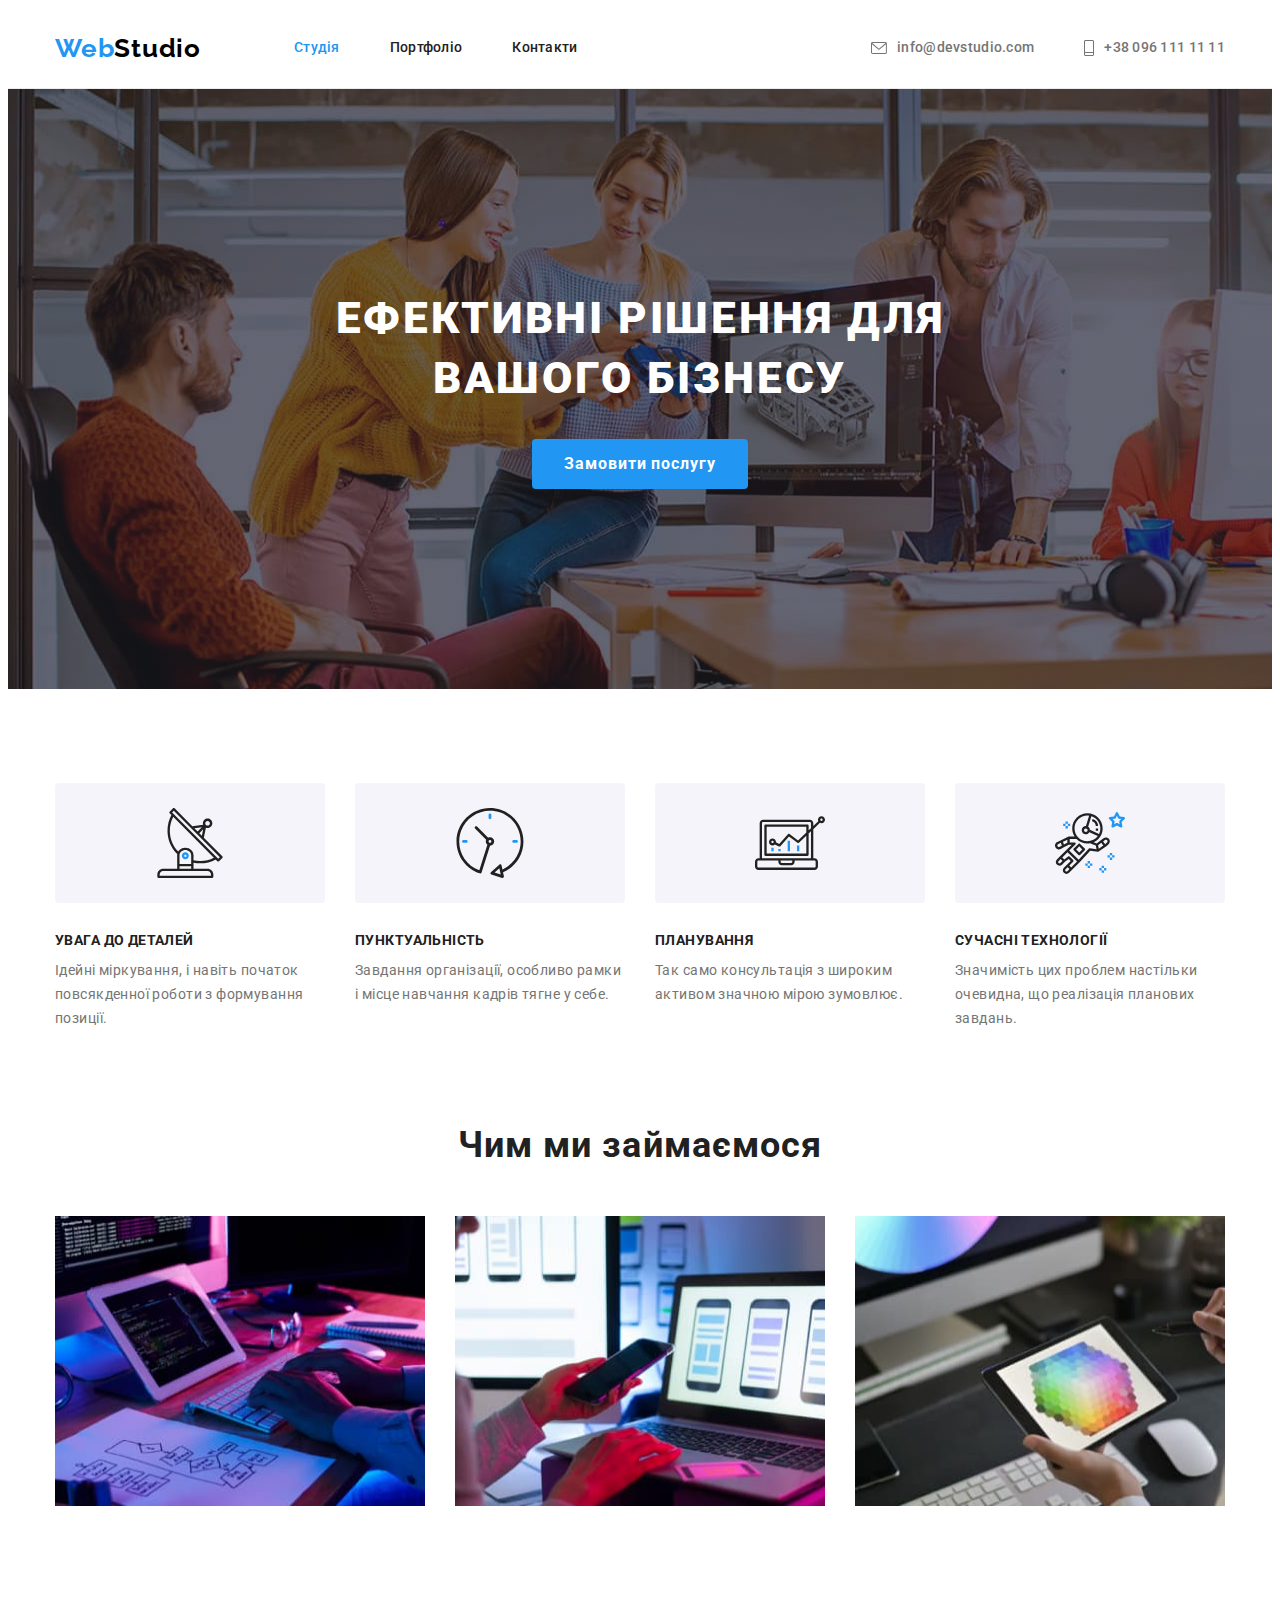
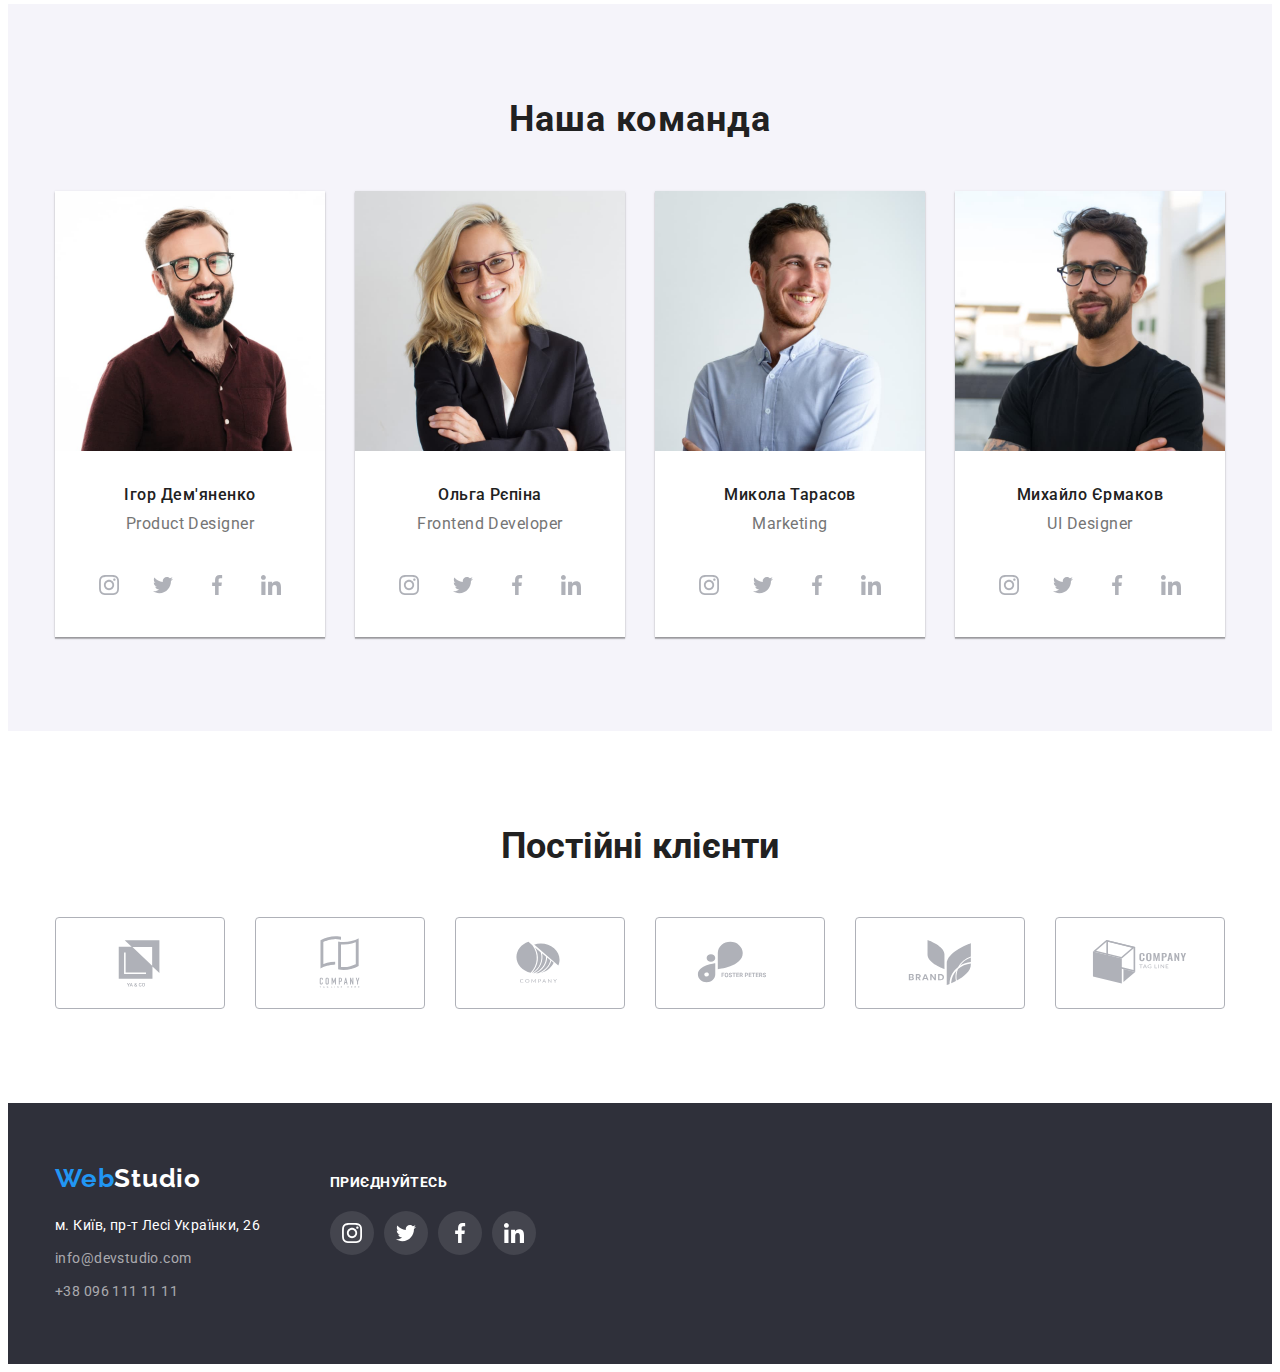
<file: index.html>
<!DOCTYPE html>
<html lang="uk">
  <head>
    <meta charset="UTF-8" />
    <meta name="viewport" content="width=device-width, initial-scale=1.0" />
    <title>Document</title>
    <link rel="preconnect" href="https://fonts.googleapis.com" />
    <link rel="preconnect" href="https://fonts.gstatic.com" crossorigin />
    <link
      href="https://fonts.googleapis.com/css2?family=Raleway:wght@700&family=Roboto:wght@400;500;700;900&display=swap"
      rel="stylesheet"
    />
    <link
      rel="stylesheet"
      href="https://cdnjs.cloudflare.com/ajax/libs/modern-normalize/1.1.0/modern-normalize.min.css"
      integrity="sha512-wpPYUAdjBVSE4KJnH1VR1HeZfpl1ub8YT/NKx4PuQ5NmX2tKuGu6U/JRp5y+Y8XG2tV+wKQpNHVUX03MfMFn9Q=="
      crossorigin="anonymous"
      referrerpolicy="no-referrer"
    />
    <link rel="stylesheet" href="./CSS/styles.css" />
  </head>

  <body>
    <header class="header">
      <div class="container nav-menu">
        <nav class="nav-menu">
          <a lang="en" href="" class="logo"
            ><span class="accent">Web</span>Studio</a
          >
          <ul class="site-nav list">
            <li class="item">
              <a href="" class="site-nav-link current">Студія</a>
            </li>
            <li class="item">
              <a href="./portfolio.html" class="site-nav-link">Портфоліо</a>
            </li>
            <li class="item"><a href="" class="site-nav-link">Контакти</a></li>
          </ul>
        </nav>
        <ul class="contacts list">
          <li class="item">
            <a href="mailto:info@devstudio.com" class="contacts-link"
              ><svg class="mail" width="16" height="12">
                <use href="./images/symbol-defs.svg#envelope"></use></svg
              >info@devstudio.com</a
            >
          </li>
          <li class="item">
            <a href="tel:+380961111111" class="contacts-link"
              ><svg class="tel" width="10" height="16">
                <use href="./images/symbol-defs.svg#smartphone"></use></svg
              >+38 096 111 11 11</a
            >
          </li>
        </ul>
      </div>
    </header>

    <main>
      <section class="hero">
        <div class="container">
          <h1 class="hero-title">ЕФЕКТИВНІ РІШЕННЯ ДЛЯ ВАШОГО БІЗНЕСУ</h1>
          <button type="button" class="button">Замовити послугу</button>
        </div>
      </section>

      <section class="features">
        <div class="container">
          <h2 class="section-title hidden-title">Особливості</h2>
          <ul class="features-list list">
            <li class="item">
              <div class="features-card-list">
                <a href="" class="features-link">
                  <svg class="features-icon" width="70" height="70">
                    <use href="./images/symbol-defs.svg#antenna"></use>
                  </svg>
                </a>
              </div>
              <h3 class="features-title">УВАГА ДО ДЕТАЛЕЙ</h3>
              <p class="features-text">
                Ідейні міркування, і навіть початок повсякденної роботи з
                формування позиції.
              </p>
            </li>
            <li class="item">
              <div class="features-card-list">
                <a href="" class="features-link">
                  <svg class="features-icon" width="70" height="70">
                    <use href="./images/symbol-defs.svg#clock"></use>
                  </svg>
                </a>
              </div>
              <h3 class="features-title">ПУНКТУАЛЬНІСТЬ</h3>
              <p class="features-text">
                Завдання організації, особливо рамки і місце навчання кадрів
                тягне у себе.
              </p>
            </li>
            <li class="item">
              <div class="features-card-list">
                <a href="" class="features-link">
                  <svg class="features-icon" width="70" height="70">
                    <use href="./images/symbol-defs.svg#diagram"></use>
                  </svg>
                </a>
              </div>
              <h3 class="features-title">ПЛАНУВАННЯ</h3>
              <p class="features-text">
                Так само консультація з широким активом значною мірою зумовлює.
              </p>
            </li>
            <li class="item">
              <div class="features-card-list">
                <a href="" class="features-link">
                  <svg class="features-icon" width="70" height="70">
                    <use href="./images/symbol-defs.svg#astronaut"></use>
                  </svg>
                </a>
              </div>
              <h3 class="features-title">СУЧАСНІ ТЕХНОЛОГІЇ</h3>
              <p class="features-text">
                Значимість цих проблем настільки очевидна, що реалізація
                планових завдань.
              </p>
            </li>
          </ul>
        </div>
      </section>

      <section class="work">
        <div class="container">
          <h2 class="section-title">Чим ми займаємося</h2>
          <ul class="work-list list">
            <li class="work-list-pic">
              <img
                src="./images/box1.jpg"
                alt="Розробка веб-сайтів"
                width="370"
                height="290"
              />
            </li>
            <li class="work-list-pic">
              <img
                src="./images/box2.jpg"
                alt="Створення мобільних додатків"
                width="370"
                height="290"
              />
            </li>
            <li class="work-list-pic">
              <img
                src="./images/box3.jpg"
                alt="Веб та графічний дизайн"
                width="370"
                height="290"
              />
            </li>
          </ul>
        </div>
      </section>

      <section class="team">
        <div class="container">
          <h2 class="section-title">Наша команда</h2>
          <ul class="team-list list">
            <li class="team-list-person">
              <img
                src="./images/img1.jpg"
                alt="Продакт-дизайнер"
                width="270"
                height="260"
              />
              <div class="team-title-position">
                <h3 class="team-title">Ігор Дем'яненко</h3>
                <p lang="en" class="team-position">Product Designer</p>
              </div>
              <ul class="team-soc-list">
                <li class="team-soc-item">
                  <a href="" class="team-soc-link">
                    <svg class="team-soc-icon" width="20" height="20">
                      <use href="./images/symbol-defs.svg#instagram"></use>
                    </svg>
                  </a>
                </li>
                <li class="team-soc-item">
                  <a href="" class="team-soc-link">
                    <svg class="team-soc-icon" width="20" height="20">
                      <use href="./images/symbol-defs.svg#twitter"></use>
                    </svg>
                  </a>
                </li>
                <li class="team-soc-item">
                  <a href="" class="team-soc-link">
                    <svg class="team-soc-icon" width="20" height="20">
                      <use href="./images/symbol-defs.svg#facebook"></use>
                    </svg>
                  </a>
                </li>
                <li class="team-soc-item">
                  <a href="" class="team-soc-link">
                    <svg class="team-soc-icon" width="20" height="20">
                      <use href="./images/symbol-defs.svg#linkedin"></use>
                    </svg>
                  </a>
                </li>
              </ul>
            </li>
            <li class="team-list-person">
              <img
                src="./images/img2.jpg"
                alt="Фронтенд-розробник"
                width="270"
                height="260"
              />
              <div class="team-title-position">
                <h3 class="team-title">Ольга Рєпіна</h3>
                <p lang="en" class="team-position">Frontend Developer</p>
              </div>
              <ul class="team-soc-list">
                <li class="team-soc-item">
                  <a href="" class="team-soc-link">
                    <svg class="team-soc-icon" width="20" height="20">
                      <use href="./images/symbol-defs.svg#instagram"></use>
                    </svg>
                  </a>
                </li>
                <li class="team-soc-item">
                  <a href="" class="team-soc-link">
                    <svg class="team-soc-icon" width="20" height="20">
                      <use href="./images/symbol-defs.svg#twitter"></use>
                    </svg>
                  </a>
                </li>
                <li class="team-soc-item">
                  <a href="" class="team-soc-link">
                    <svg class="team-soc-icon" width="20" height="20">
                      <use href="./images/symbol-defs.svg#facebook"></use>
                    </svg>
                  </a>
                </li>
                <li class="team-soc-item">
                  <a href="" class="team-soc-link">
                    <svg class="team-soc-icon" width="20" height="20">
                      <use href="./images/symbol-defs.svg#linkedin"></use>
                    </svg>
                  </a>
                </li>
              </ul>
            </li>
            <li class="team-list-person">
              <img
                src="./images/img3.jpg"
                alt="Маркетолог"
                width="270"
                height="260"
              />
              <div class="team-title-position">
                <h3 class="team-title">Микола Тарасов</h3>
                <p lang="en" class="team-position">Marketing</p>
              </div>
              <ul class="team-soc-list">
                <li class="team-soc-item">
                  <a href="" class="team-soc-link">
                    <svg class="team-soc-icon" width="20" height="20">
                      <use href="./images/symbol-defs.svg#instagram"></use>
                    </svg>
                  </a>
                </li>
                <li class="team-soc-item">
                  <a href="" class="team-soc-link">
                    <svg class="team-soc-icon" width="20" height="20">
                      <use href="./images/symbol-defs.svg#twitter"></use>
                    </svg>
                  </a>
                </li>
                <li class="team-soc-item">
                  <a href="" class="team-soc-link">
                    <svg class="team-soc-icon" width="20" height="20">
                      <use href="./images/symbol-defs.svg#facebook"></use>
                    </svg>
                  </a>
                </li>
                <li class="team-soc-item">
                  <a href="" class="team-soc-link">
                    <svg class="team-soc-icon" width="20" height="20">
                      <use href="./images/symbol-defs.svg#linkedin"></use>
                    </svg>
                  </a>
                </li>
              </ul>
            </li>
            <li class="team-list-person">
              <img
                src="./images/img4.jpg"
                alt="Графічний дизайнер"
                width="270"
                height="260"
              />
              <div class="team-title-position">
                <h3 class="team-title">Михайло Єрмаков</h3>
                <p lang="en" class="team-position">UI Designer</p>
              </div>
              <ul class="team-soc-list">
                <li class="team-soc-item">
                  <a href="" class="team-soc-link">
                    <svg class="team-soc-icon" width="20" height="20">
                      <use href="./images/symbol-defs.svg#instagram"></use>
                    </svg>
                  </a>
                </li>
                <li class="team-soc-item">
                  <a href="" class="team-soc-link">
                    <svg class="team-soc-icon" width="20" height="20">
                      <use href="./images/symbol-defs.svg#twitter"></use>
                    </svg>
                  </a>
                </li>
                <li class="team-soc-item">
                  <a href="" class="team-soc-link">
                    <svg class="team-soc-icon" width="20" height="20">
                      <use href="./images/symbol-defs.svg#facebook"></use>
                    </svg>
                  </a>
                </li>
                <li class="team-soc-item">
                  <a href="" class="team-soc-link">
                    <svg class="team-soc-icon" width="20" height="20">
                      <use href="./images/symbol-defs.svg#linkedin"></use>
                    </svg>
                  </a>
                </li>
              </ul>
            </li>
          </ul>
        </div>
      </section>

      <section class="clients">
        <div class="container">
          <h2 class="clients-title">Постійні клієнти</h2>
          <ul class="clients-list">
            <li class="client">
              <a href="" class="clients-link">
                <svg class="clients-icon" width="106" height="60">
                  <use href="./images/symbol-defs.svg#client1"></use>
                </svg>
              </a>
            </li>
            <li class="client">
              <a href="" class="clients-link">
                <svg class="clients-icon" width="106" height="60">
                  <use href="./images/symbol-defs.svg#client2"></use>
                </svg>
              </a>
            </li>
            <li class="client">
              <a href="" class="clients-link">
                <svg class="clients-icon" width="106" height="60">
                  <use href="./images/symbol-defs.svg#client3"></use>
                </svg>
              </a>
            </li>
            <li class="client">
              <a href="" class="clients-link">
                <svg class="clients-icon" width="106" height="60">
                  <use href="./images/symbol-defs.svg#client4"></use>
                </svg>
              </a>
            </li>
            <li class="client">
              <a href="" class="clients-link">
                <svg class="clients-icon" width="106" height="60">
                  <use href="./images/symbol-defs.svg#client5"></use>
                </svg>
              </a>
            </li>
            <li class="client">
              <a href="" class="clients-link">
                <svg class="clients-icon" width="106" height="60">
                  <use href="./images/symbol-defs.svg#client6"></use>
                </svg>
              </a>
            </li>
          </ul>
        </div>
      </section>
    </main>

    <footer class="footer">
      <div class="container bottom">
        <div class="contacts-info">
          <a lang="en" href="" class="footer-logo"
            ><span class="accent">Web</span>Studio</a
          >
          <address>
            <ul class="list address-ul">
              <li class="address-link-list">
                <a href="" class="address-link address-map-link"
                  >м. Київ, пр-т Лесі Українки, 26</a
                >
              </li>
              <li class="address-link-list">
                <a href="mailto:info@devstudio.com" class="address-link"
                  >info@devstudio.com</a
                >
              </li>
              <li class="address-link-list">
                <a href="tel:+380961111111" class="address-link"
                  >+38 096 111 11 11</a
                >
              </li>
            </ul>
          </address>
        </div>
        <div class="join">
          <h2 class="join-title">Приєднуйтесь</h2>
          <ul class="soc-list">
            <li class="social-network">
              <a href="" class="soc-link">
                <svg class="soc-icon" width="20" height="20">
                  <use href="./images/symbol-defs.svg#instagram"></use>
                </svg>
              </a>
            </li>
            <li class="social-network">
              <a href="" class="soc-link">
                <svg class="soc-icon" width="20" height="20">
                  <use href="./images/symbol-defs.svg#twitter"></use>
                </svg>
              </a>
            </li>
            <li class="social-network">
              <a href="" class="soc-link">
                <svg class="soc-icon" width="20" height="20">
                  <use href="./images/symbol-defs.svg#facebook"></use>
                </svg>
              </a>
            </li>
            <li class="social-network">
              <a href="" class="soc-link">
                <svg class="soc-icon" width="20" height="20">
                  <use href="./images/symbol-defs.svg#linkedin"></use>
                </svg>
              </a>
            </li>
          </ul>
        </div>
      </div>
    </footer>
  </body>
</html>
</file>
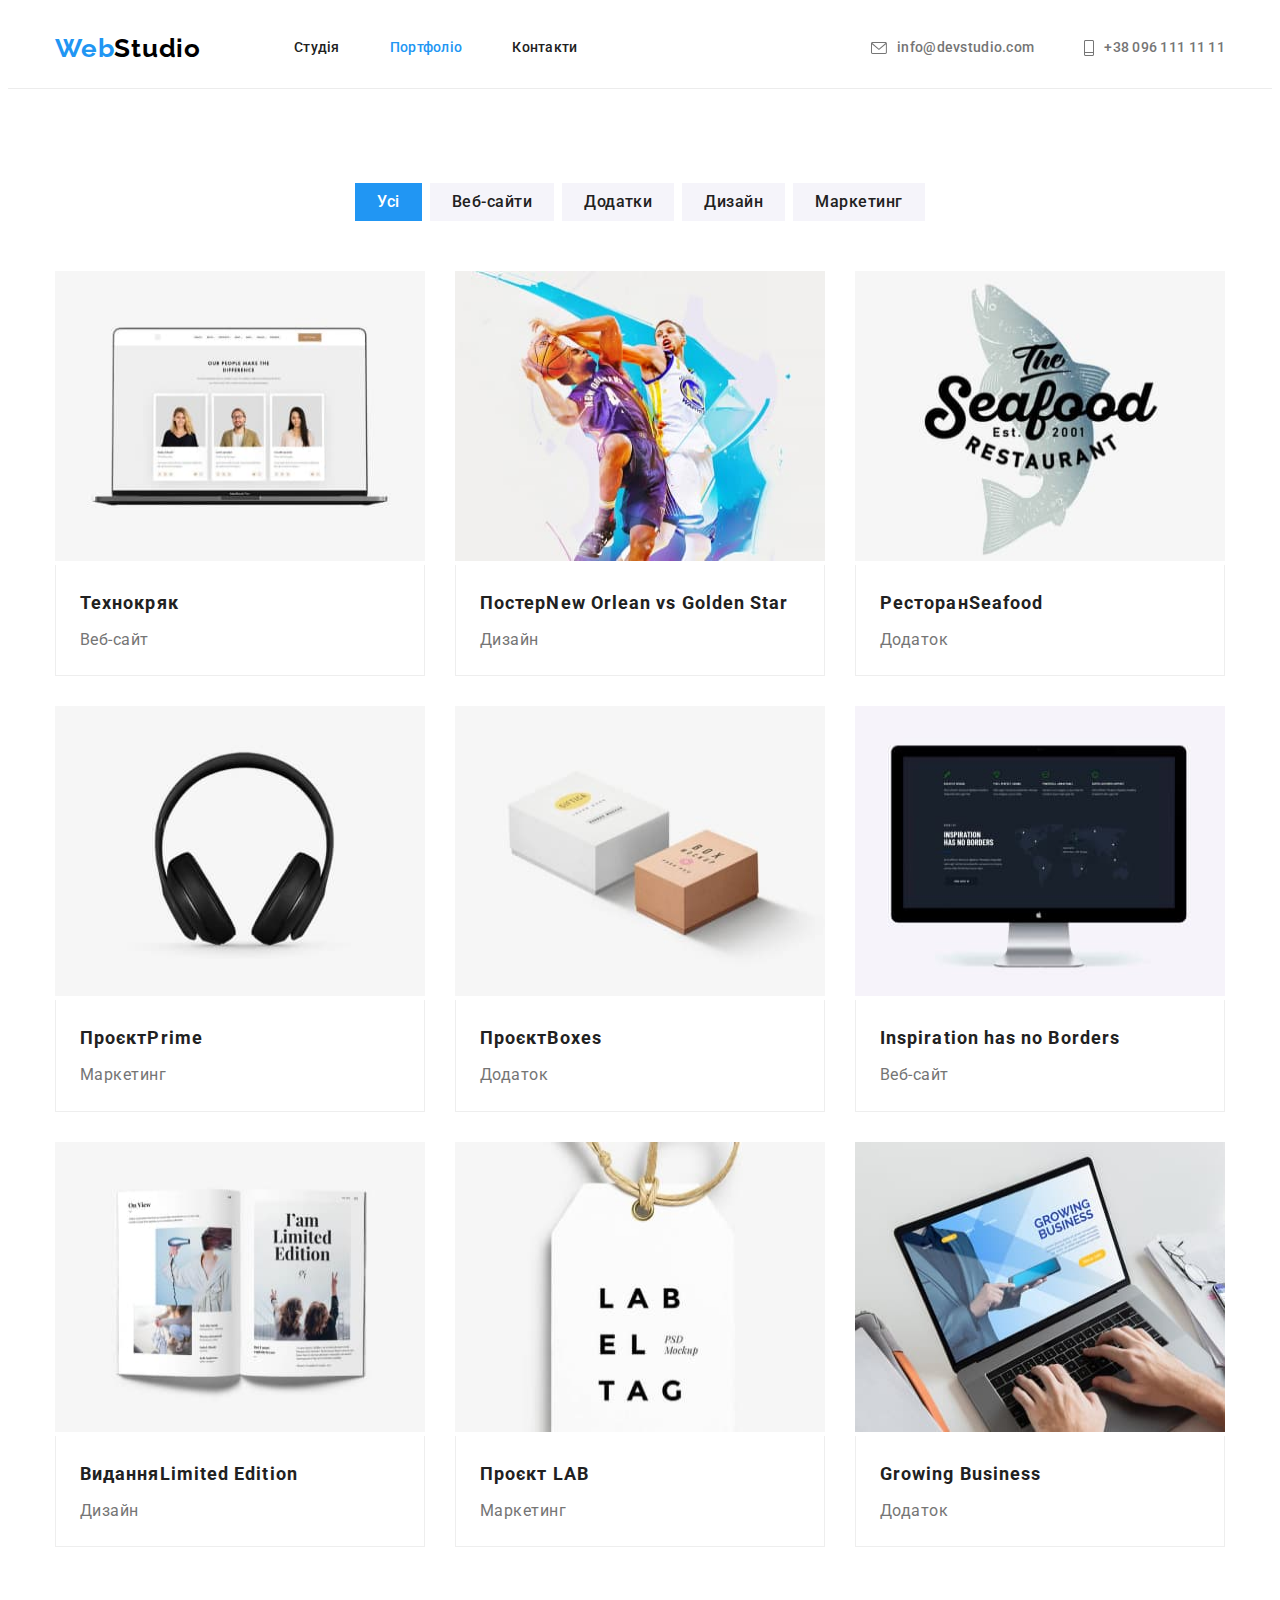
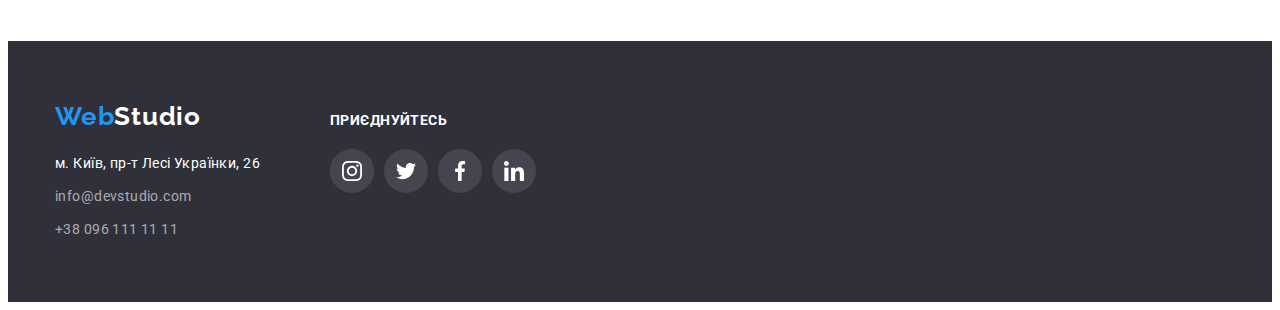
<file: portfolio.html>
<!DOCTYPE html>
<html lang="uk">
  <head>
    <meta charset="UTF-8" />
    <meta name="viewport" content="width=device-width, initial-scale=1.0" />
    <title>Document</title>
    <link rel="preconnect" href="https://fonts.googleapis.com" />
    <link rel="preconnect" href="https://fonts.gstatic.com" crossorigin />
    <link
      href="https://fonts.googleapis.com/css2?family=Raleway:wght@700&family=Roboto:wght@400;500;700;900&display=swap"
      rel="stylesheet"
    />
    <link
      rel="stylesheet"
      href="https://cdnjs.cloudflare.com/ajax/libs/modern-normalize/1.1.0/modern-normalize.min.css"
      integrity="sha512-wpPYUAdjBVSE4KJnH1VR1HeZfpl1ub8YT/NKx4PuQ5NmX2tKuGu6U/JRp5y+Y8XG2tV+wKQpNHVUX03MfMFn9Q=="
      crossorigin="anonymous"
      referrerpolicy="no-referrer"
    />
    <link rel="stylesheet" href="./CSS/styles.css" />
  </head>
  <body>
    <header class="header">
      <div class="container nav-menu">
        <nav class="nav-menu">
          <a lang="en" href="./index.html" class="logo"
            ><span class="accent">Web</span>Studio</a
          >
          <ul class="site-nav list">
            <li class="item">
              <a href="./index.html" class="site-nav-link">Студія</a>
            </li>
            <li class="item">
              <a href="" class="site-nav-link current">Портфоліо</a>
            </li>
            <li class="item">
              <a href="" class="site-nav-link">Контакти</a>
            </li>
          </ul>
        </nav>
        <ul class="contacts list">
          <li class="item">
            <a href="mailto:info@devstudio.com" class="contacts-link"
              ><svg class="mail" width="16" height="12">
                <use href="./images/symbol-defs.svg#envelope"></use></svg
              >info@devstudio.com</a
            >
          </li>
          <li class="item">
            <a href="tel:+380961111111" class="contacts-link"
              ><svg class="tel" width="10" height="16">
                <use href="./images/symbol-defs.svg#smartphone"></use></svg
              >+38 096 111 11 11</a
            >
          </li>
        </ul>
      </div>
    </header>
    <main>
      <section class="our-projects">
        <div class="container">
          <h1 class="section-title hidden-title">Проекти</h1>
          <ul class="buttons list">
            <li class="buttons-list">
              <button type="button" class="filter-button current">Усі</button>
            </li>
            <li class="buttons-list">
              <button type="button" class="filter-button">Веб-сайти</button>
            </li>
            <li class="buttons-list">
              <button type="button" class="filter-button">Додатки</button>
            </li>
            <li class="buttons-list">
              <button type="button" class="filter-button">Дизайн</button>
            </li>
            <li class="buttons-list">
              <button type="button" class="filter-button">Маркетинг</button>
            </li>
          </ul>
          <ul class="projects-list list">
            <li class="projects-card">
              <img
                src="./images/portfolio1.jpg"
                alt="Веб-сайт"
                width="370"
                height="290"
              />
              <div class="project-area">
                <h2 class="projects-title">Технокряк</h2>
                <p class="project">Веб-сайт</p>
              </div>
            </li>
            <li class="projects-card">
              <img
                src="./images/portfolio2.jpg"
                alt="Дизайн постера"
                width="370"
                height="290"
              />
              <div class="project-area">
                <h2 class="projects-title">
                  Постер<span lang="en">New Orlean vs Golden Star</span>
                </h2>
                <p class="project">Дизайн</p>
              </div>
            </li>
            <li class="projects-card">
              <img
                src="./images/portfolio3.jpg"
                alt="Додаток"
                width="370"
                height="290"
              />
              <div class="project-area">
                <h2 class="projects-title">
                  Ресторан<span lang="en">Seafood</span>
                </h2>
                <p class="project">Додаток</p>
              </div>
            </li>
            <li class="projects-card">
              <img
                src="./images/portfolio4.jpg"
                alt="Маркетинг"
                width="370"
                height="290"
              />
              <div class="project-area">
                <h2 class="projects-title">
                  Проєкт<span lang="en">Prime</span>
                </h2>
                <p class="project">Маркетинг</p>
              </div>
            </li>
            <li class="projects-card">
              <img
                src="./images/portfolio5.jpg"
                alt="Додаток"
                width="370"
                height="290"
              />
              <div class="project-area">
                <h2 class="projects-title">
                  Проєкт<span lang="en">Boxes</span>
                </h2>
                <p class="project">Додаток</p>
              </div>
            </li>
            <li class="projects-card">
              <img
                src="./images/portfolio6.jpg"
                alt="Веб-сайт"
                width="370"
                height="290"
              />
              <div class="project-area">
                <h2 lang="en" class="projects-title">
                  Inspiration has no Borders
                </h2>
                <p class="project">Веб-сайт</p>
              </div>
            </li>
            <li class="projects-card">
              <img
                src="./images/portfolio7.jpg"
                alt="Дизайн видання"
                width="370"
                height="290"
              />
              <div class="project-area">
                <h2 class="projects-title">
                  Видання<span lang="en">Limited Edition</span>
                </h2>
                <p class="project">Дизайн</p>
              </div>
            </li>
            <li class="projects-card">
              <img
                src="./images/portfolio8.jpg"
                alt="Маркетинг"
                width="370"
                height="290"
              />
              <div class="project-area">
                <h2 class="projects-title">Проєкт LAB</h2>
                <p class="project">Маркетинг</p>
              </div>
            </li>
            <li class="projects-card">
              <img
                src="./images/portfolio9.jpg"
                alt="Додаток"
                width="370"
                height="290"
              />
              <div class="project-area">
                <h2 lang="en" class="projects-title">Growing Business</h2>
                <p class="project">Додаток</p>
              </div>
            </li>
          </ul>
        </div>
      </section>
    </main>
    <footer class="footer">
      <div class="container bottom">
        <div class="contacts-info">
          <a lang="en" href="./index.html" class="footer-logo"
            ><span class="accent">Web</span>Studio</a
          >
          <address>
            <ul class="list address-ul">
              <li class="address-link-list">
                <a href="" class="address-link address-map-link"
                  >м. Київ, пр-т Лесі Українки, 26</a
                >
              </li>
              <li class="address-link-list">
                <a href="mailto:info@devstudio.com" class="address-link"
                  >info@devstudio.com</a
                >
              </li>
              <li class="address-link-list">
                <a href="tel:+380961111111" class="address-link"
                  >+38 096 111 11 11</a
                >
              </li>
            </ul>
          </address>
        </div>
        <div class="join">
          <h2 class="join-title">Приєднуйтесь</h2>
          <ul class="soc-list">
            <li class="social-network">
              <a href="" class="soc-link">
                <svg class="soc-icon" width="20" height="20">
                  <use href="./images/symbol-defs.svg#instagram"></use>
                </svg>
              </a>
            </li>
            <li class="social-network">
              <a href="" class="soc-link">
                <svg class="soc-icon" width="20" height="20">
                  <use href="./images/symbol-defs.svg#twitter"></use>
                </svg>
              </a>
            </li>
            <li class="social-network">
              <a href="" class="soc-link">
                <svg class="soc-icon" width="20" height="20">
                  <use href="./images/symbol-defs.svg#facebook"></use>
                </svg>
              </a>
            </li>
            <li class="social-network">
              <a href="" class="soc-link">
                <svg class="soc-icon" width="20" height="20">
                  <use href="./images/symbol-defs.svg#linkedin"></use>
                </svg>
              </a>
            </li>
          </ul>
        </div>
      </div>
    </footer>
  </body>
</html>
</file>
<file: CSS/styles.css>
* {
  list-style: none;
  box-sizing: border-box;
}

p,
h1,
h2,
h3,
h4,
h5,
h6 {
  margin: 0;
}

ul {
  padding-left: 0;
  margin: 0;
  list-style: none;
}

a {
  text-decoration: none;
}

image {
  display: block;
}

:root {
  --primary-text-color: #212121;
  --secondary-text-color: #757575;
  --primary-bg-color: #ffffff;
  --secondary-bg-color: #2f303a;
  --accent-color: #2196f3;
  --header-logo-color: #000000;
  --btn-hover-bg-color: #188ce8;
  --filter-btn-bg-color: #f5f4fa;
  --address-link-color: rgba(255, 255, 255, 0.6);
  --svg-color: #afb1b8;
}

body {
  color: var(--primary-text-color);
  background-color: var(--primary-bg-color);
  font-family: 'Roboto', sans-serif;
}

.list {
  list-style: none;
  padding: 0;
  margin: 0;
}

.container {
  margin-left: auto;
  margin-right: auto;
  max-width: 1200px;
  padding-left: 15px;
  padding-right: 15px;
}

.header {
  border-bottom: 1px solid #ececec;
  background-color: var(--primary-bg-color);
}

.nav-menu {
  display: flex;
  align-items: center;
}

.logo,
.footer-logo {
  margin-top: 0;
  margin-bottom: 0;

  color: var(--header-logo-color);
  font-family: 'Raleway', sans-serif;
  font-style: normal;
  font-weight: 700;
  font-size: 26px;
  line-height: 1.2;
  letter-spacing: 0.03em;
}

.logo:hover,
.logo:focus {
  color: var(--accent-color);
}

.accent {
  color: var(--accent-color);
  font-family: 'Raleway', sans-serif;
  font-style: normal;
  font-weight: 700;
  font-size: 26px;
  line-height: 1.2;
  letter-spacing: 0.03em;
}

.site-nav {
  display: flex;
  margin-left: 93px;
}

.site-nav .item + .item {
  margin-left: 50px;
}

.site-nav-link {
  display: block;
  padding-top: 32px;
  padding-bottom: 32px;

  color: var(--primary-text-color);
  font-weight: 500;
  font-size: 14px;
  line-height: 1.14;
  letter-spacing: 0.02em;
  text-decoration: none;
}

.site-nav-link:hover,
.site-nav-link:focus,
.site-nav-link:active {
  color: var(--accent-color);
}

.site-nav-link.current {
  color: var(--accent-color);
}

.contacts .item + .item {
  margin-left: 50px;
}

.contacts {
  display: flex;
  margin-left: auto;
  align-items: center;
}

.contacts-link {
  display: block;
  padding-top: 32px;
  padding-bottom: 32px;

  color: var(--secondary-text-color);
  font-weight: 500;
  font-size: 14px;
  line-height: 1.14;
  letter-spacing: 0.02em;
  text-decoration: none;
}

.contacts-link:hover,
.contacts-link:focus {
  color: var(--accent-color);
}

.mail,
.tel {
  margin-right: 10px;
  vertical-align: middle;
  fill: currentColor;
}

.mail:hover,
.mail:focus {
  fill: currentColor;
}

.tel:hover,
.tel:focus {
  fill: currentColor;
}

/* Hero */
.hero {
  padding-top: 200px;
  padding-bottom: 200px;

  background-color: var(--secondary-bg-color);
  background-image: linear-gradient(
      rgba(47, 48, 58, 0.4),
      rgba(47, 48, 58, 0.4)
    ),
    url(../images/hero-background.jpg);
  background-repeat: no-repeat;
  background-size: cover;
  max-width: 1600px;
  margin: 0 auto;
}

.hero-title {
  margin: 0 auto;
  margin-bottom: 30px;
  max-width: 696px;

  color: var(--primary-bg-color);
  font-weight: 900;
  font-size: 44px;
  line-height: 1.36;
  text-align: center;
  letter-spacing: 0.06em;
  text-transform: uppercase;
}

.button {
  display: block;
  margin: 0 auto;
  min-width: 216px;
  height: 50px;
  border: none;
  border-radius: 4px;

  color: var(--primary-bg-color);
  background-color: var(--accent-color);
  font-family: inherit;
  font-weight: 700;
  font-size: 16px;
  line-height: 1.9;
  text-align: center;
  letter-spacing: 0.06em;
}

.button:hover,
.button:focus,
.button:active {
  background-color: var(--btn-hover-bg-color);
  cursor: pointer;
}

.features {
  padding-top: 94px;
}

.feature-list .item {
  width: calc((100% - 30px * 3) / 4);
}

.hidden-title {
  position: absolute;
  width: 1px;
  height: 1px;
  margin: -1px;
  border: 0;
  padding: 0;
  white-space: nowrap;
  clip-path: inset(100%);
  clip: rect(0 0 0 0);
  overflow: hidden;
}

.section-title {
  margin-top: 0;
  margin-bottom: 50px;

  font-weight: 700;
  font-size: 36px;
  line-height: 1.17;
  text-align: center;
  letter-spacing: 0.03em;
}

.features-list {
  display: flex;
  gap: 30px;
}

.features-card-list {
  display: flex;
  justify-content: center;
  width: 270px;
  height: 120px;
  border-radius: 4px;
  margin-bottom: 30px;
  background-color: var(--filter-btn-bg-color);
}

.features-link {
  display: flex;
  justify-content: center;
  width: 100%;
  height: 100%;
  align-items: center;
}

.features-title {
  margin-top: 0;
  margin-bottom: 10px;

  font-weight: 700;
  font-size: 14px;
  line-height: 1.14;
  letter-spacing: 0.03em;
  text-transform: uppercase;
}

.features-text {
  margin-top: 0;
  margin-bottom: 0;

  color: var(--secondary-text-color);
  font-size: 14px;
  line-height: 1.7;
  letter-spacing: 0.03em;
}

/* Work */
.work {
  padding-top: 94px;
  padding-bottom: 94px;
}

.work-list {
  display: flex;
  gap: 30px;
}

.work-list-pic {
  width: calc((100% - 30px * 2) / 3);
}

/* Team */
.team {
  padding-top: 94px;
  padding-bottom: 94px;

  background-color: var(--filter-btn-bg-color);
}

.team-list {
  display: flex;
  gap: 30px;
}

.team-list-person {
  width: calc((100% - 30px * 3) / 4);
  background-color: var(--primary-bg-color);
  box-shadow: 0px 1px 3px rgba(0, 0, 0, 0.12), 0px 1px 1px rgba(0, 0, 0, 0.14),
    0px 2px 1px rgba(0, 0, 0, 0.2);
}

.team-title-position {
  padding-top: 30px;
  padding-bottom: 30px;
}

.team-title {
  margin-top: 0;
  margin-bottom: 10px;

  font-weight: 500;
  font-size: 16px;
  line-height: 1.2;
  text-align: center;
  letter-spacing: 0.03em;
}

.team-position {
  margin-top: 0;
  margin-bottom: 0;

  color: var(--secondary-text-color);
  font-size: 16px;
  line-height: 1.2;
  text-align: center;
  letter-spacing: 0.03em;
}

.team-soc-list {
  display: flex;
  justify-content: center;
  gap: 10px;
  margin-top: 0;
  margin-bottom: 30px;
}

.team-soc-item {
  width: 44px;
  height: 44px;
  margin-top: 0;
  margin-bottom: 0;
}

.team-soc-link {
  display: flex;
  justify-content: center;
  align-items: center;
  width: 100%;
  height: 100%;
  border-radius: 50%;
  background-color: var(--primary-bg-color);
  color: var(--svg-color);
}

.team-soc-link:hover,
.team-soc-link:focus {
  background-color: var(--accent-color);
  color: var(--primary-bg-color);
}

.team-soc-icon {
  fill: currentColor;
}

.team-soc-icon:hover,
.team-soc-icon:focus {
  fill: currentColor;
}

/* Clients */
.clients {
  padding-top: 94px;
  padding-bottom: 94px;
}

.clients-title {
  margin-top: 0;
  margin-bottom: 50px;
  color: var(--primary-text-color);
  font-weight: 700;
  font-size: 36px;
  line-height: 1.17;
  text-align: center;
}

.clients-list {
  display: flex;
  flex-wrap: wrap;
  margin: 0;
  padding: 0;
}

.client:not(:last-child) {
  margin-right: 30px;
}

.clients-link {
  display: inline-flex;
  justify-content: center;
  align-items: center;
  width: 170px;
  height: 92px;
  color: var(--svg-color);
  border: 1px solid var(--svg-color);
  border-radius: 4px;
}

.clients-link:hover,
.clients-link:focus {
  color: var(--accent-color);
  border: 1px solid var(--accent-color);
}

.clients-icon {
  fill: currentColor;
}

/* Footer */
.footer {
  padding-top: 60px;
  padding-bottom: 60px;

  background-color: var(--secondary-bg-color);
}

.bottom {
  display: flex;
  gap: 70px;
  align-items: baseline;
}

.footer-logo {
  color: var(--primary-bg-color);
}

.footer-logo:hover,
.footer-logo:focus {
  color: var(--accent-color);
}

.contacts-info {
  display: block;
}

.address-ul {
  margin-top: 20px;
  margin-bottom: 0;
}

.address-link-list {
  margin-bottom: 9px;
}

.address-link-list:last-child {
  margin-bottom: 0px;
}

.address-link {
  color: var(--address-link-color);
  font-style: normal;
  font-weight: 400;
  font-size: 14px;
  line-height: 1.7;
  letter-spacing: 0.03em;
  text-decoration: none;
}

.address-link:hover,
.address-link:focus {
  color: var(--accent-color);
}

.address-map-link {
  color: var(--primary-bg-color);
}

.join {
  display: inline-block;
}

.join-title {
  display: flex;
  margin-top: 0;
  margin-bottom: 20px;

  color: var(--primary-bg-color);
  font-weight: 700;
  font-size: 14px;
  line-height: 1.14;
  letter-spacing: 0.03em;
  text-transform: uppercase;
}

.soc-list {
  display: flex;
  gap: 10px;
  align-items: baseline;
}

.social-network {
  display: flex;
  justify-content: center;
  margin-top: 0;
  margin-bottom: 0;
  align-items: center;
}

.soc-link {
  display: flex;
  justify-content: center;
  margin-top: 0;
  margin-bottom: 0;
  width: 44px;
  height: 44px;
  align-items: center;
  border-radius: 50%;
  background-color: rgba(255, 255, 255, 0.1);
}

.soc-link:hover,
.soc-link:focus {
  background-color: var(--accent-color);
}

.soc-icon {
  fill: var(--primary-bg-color);
}

/* Portfolio */
.our-projects {
  padding-top: 94px;
  padding-bottom: 94px;
}

.buttons {
  margin-top: 0;
  margin-bottom: 50px;
  display: flex;
  justify-content: center;
  gap: 8px;
}

.buttons-list {
  margin-top: 0;
  margin-bottom: 0;
}

.filter-button {
  padding: 6px 22px;

  color: var(--primary-text-color);
  background-color: var(--filter-btn-bg-color);
  font-family: 'Roboto', sans-serif;
  font-weight: 500;
  font-size: 16px;
  line-height: 1.6;
  text-align: center;
  letter-spacing: 0.03em;
  border: none;
}

.filter-button:hover,
.filter-button:focus,
.filter-button:active {
  background-color: var(--accent-color);
  color: var(--primary-bg-color);
  cursor: pointer;
  box-shadow: 1px 3px 1px rgba(0, 0, 0, 0.1), 0px 1px 2px rgba(0, 0, 0, 0.8),
    0px 2px 2px rgba(0, 0, 0, 0.12);
}

.filter-button.current {
  background-color: var(--accent-color);
  color: var(--primary-bg-color);
}

.projects-list {
  display: flex;
  flex-wrap: wrap;
  gap: 30px;
}

.projects-card {
  width: calc((100% - 60px) / 3);
}

.projects-card:hover,
.projects-card:focus {
  box-shadow: 0px 4px 4px rgba(0, 0, 0, 0.25);
  cursor: pointer;
}

.project-area {
  padding: 20px 24px;
  border: 1px solid #eeeeee;
  border-top: none;
}

.projects-title {
  margin-top: 0;
  margin-bottom: 4px;

  font-weight: 700;
  font-size: 18px;
  line-height: 2;
  letter-spacing: 0.06em;
}

.project {
  margin-top: 0;
  margin-bottom: 0;

  color: var(--secondary-text-color);
  font-size: 16px;
  line-height: 1.9;
  letter-spacing: 0.03em;
}
</file>
